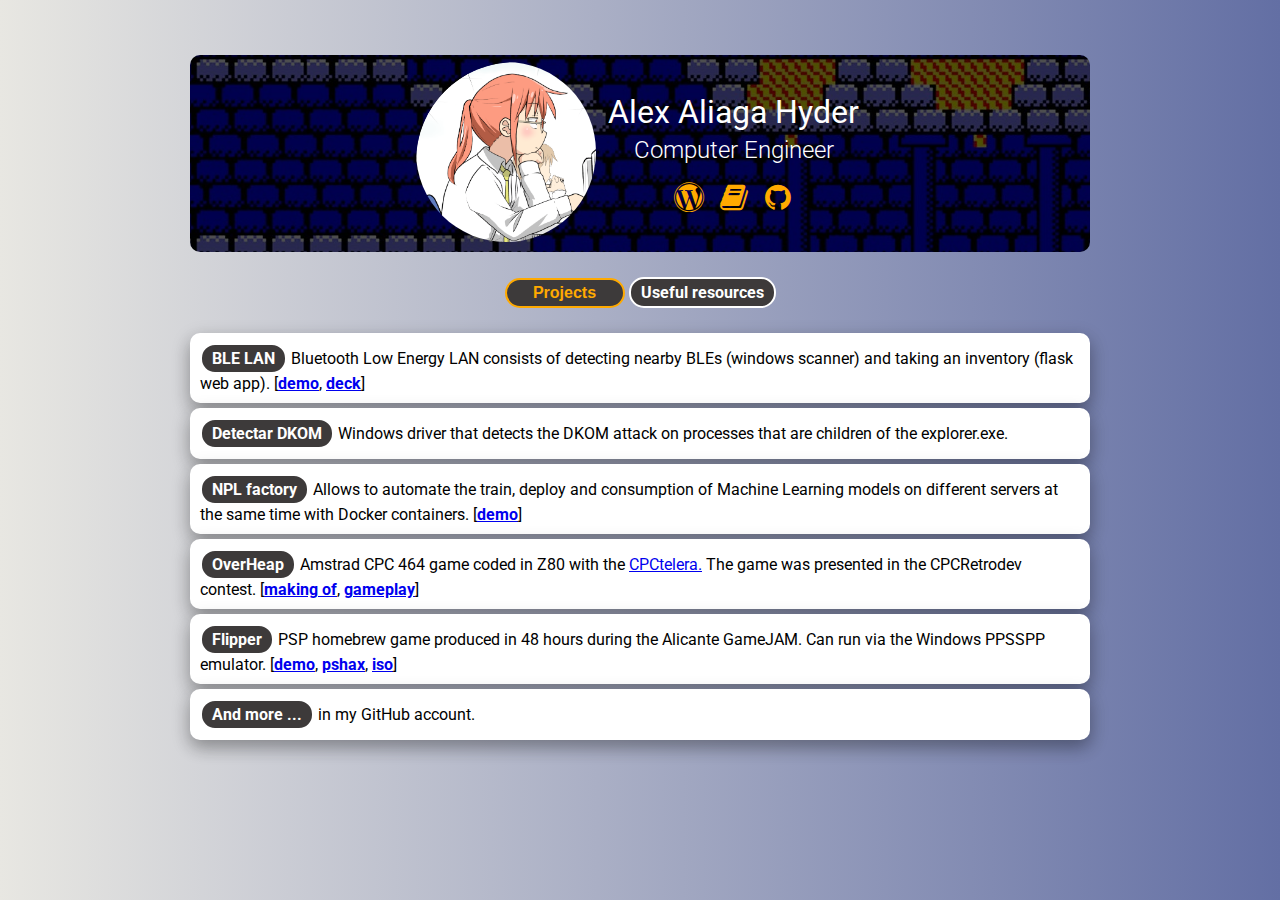
<file: index.html>
<!DOCTYPE html>
<html lang="en">
<head>
	<title>Alex</title>
	<meta name="description" content="Alex, Computer Engineer." charset="utf-8" />
	<meta name="viewport" content="width=device-width, initial-scale=1, maximum-scale=1" />
    <link rel="preconnect" href="https://fonts.googleapis.com">
    <link rel="preconnect" href="https://fonts.gstatic.com" crossorigin>
    <link href="https://fonts.googleapis.com/css2?family=Roboto:wght@300&display=swap" rel="stylesheet">
	<link rel="stylesheet" href="https://cdnjs.cloudflare.com/ajax/libs/font-awesome/4.7.0/css/font-awesome.min.css">
	<link rel="stylesheet" href="css/style.css" />
	<link rel="apple-touch-icon" sizes="180x180" href="img/favicon/apple-touch-icon.png">
	<link rel="icon" type="image/png" sizes="32x32" href="img/favicon/favicon-32x32.png">
	<link rel="icon" type="image/png" sizes="16x16" href="img/favicon/favicon-16x16.png">
	<link rel="manifest" href="/site.webmanifest">
</head>
<body>
	<!-- Main container -->
	<div class="container">

		<!-- Header -->
		<div class="header">
			<div class="header-img">
				<img src="img/header/avatar.png">
			</div>
			<div class="header-text">
				<h1>Alex Aliaga Hyder</h1>
				<h2>Computer Engineer</h2>
                <a href="https://nyaboronn.github.io/blog/" class="fa fa-wordpress"target="_blank"></a>
                <a href="https://speakerdeck.com/nyaboron" class="fa fa-book" target="_blank"></a>
                <a href="https://github.com/nyaboronn" class="fa fa-github"target="_blank"></a>
			</div>
		</div>

		<!-- Content options -->
		<div class="switscher">
            <div class="option">
                <button id="projects" >Projects</button>
                <!-- <button id="about">About me</button>
                <button id="experience" >Work experience</button> -->
                <a href="resources.html" class="thisIsAButton">Useful resources</a>
            </div>
		</div>

		<!-- ABOUT 
        <div id="about_d" class="esconder">
            <div class="option-text">
                <h2>Education</h2>
                <hr>
                <h3><a target="_blank" href="https://www.campusciberseguridad.com/masters/master-en-reversing"> 
                    <strong>Máster en reversing, análisis de malware y bug hunting</strong></a></h3>
                <h4>Sept 2020 - August 2021</h4>
                <p>Campus CIberseguridad - Innova Business School (ENIIT)</p>
                <h3> <a target="_blank" href="https://web.ua.es/es/grados/grado-en-ingenieria-informatica/">
                    <strong>Computer Engineer Degree</strong></a></h3>
                <h4>Sept 2015 - July 2020</h4>
                <p>University of Alicante</p>
            </div>
            <div class="option-text">
                <h2>Skills</h2>
                <hr>
                <br>
                <strong>Programming languages</strong><br>
                <ul><li>Java, C, C++, Python, JS</li></ul>
                <strong>Platform</strong><br>
                <ul><li>Linux, Windows</li></ul>
                <strong>Web Development</strong><br>
                <ul><li>Spring Boot, Flask</li></ul>
                <strong>DevOps</strong><br>
                <ul><li>Gitlab-CI/CD, Docker</li></ul>
                <strong>Reversing</strong><br>
                <ul><li>IDA Pro, OllyDbg</li></ul>
                <strong>Languages</strong><br>
                <ul><li>Spanish, English</li></ul>
            </div>
        </div>-->

		<!-- WORK EXPERIENCE 
        <div id="experience_d" class="esconder">
            <div class="option-text">
                <h2>Internship (Sept 2019 - Jan 2020) -
                    <a target="_blank" href="https://gplsi.dlsi.ua.es/gplsi13/es">GPLSI University of Alicante </a>
                </h2>
                <hr>
                <p>Backend and frontend developer.</p>
                <p>Angular, Java, HTML, JS</p>
            </div>
            <div class="option-text">
                <h2>Internship (May 2019 - Aug 2019) -
                    <a target="_blank" href="https://gplsi.dlsi.ua.es/gplsi13/es">GPLSI University of Alicante </a>
                </h2>
                <hr>
                <p>Working on implementing the CI/CD of the GPLSI projects.</p>
                <p>Gitlab-CI/CD, Docker, Linux</p>
            </div>
        </div>-->

        <!-- PROJECTS -->
        <div id="projects_d" class="ver">
            <div class="option-text">
                <a href="https://github.com/BLE-LAN" class="thisIsAButton" target="_blank">BLE LAN</a>
                Bluetooth Low Energy LAN consists of detecting nearby BLEs (windows scanner) and taking an inventory (flask web app).
                [<a href="https://drive.google.com/file/d/1p4m_LfamcmNcII-RZ1UxzUrtMMmmNoag/view" target="_blank"><strong>demo</strong></a>,
                <a href="https://speakerdeck.com/nyaboron/ble-lan" target="_blank"><strong>deck</strong></a>]
            </div>
            <div class="option-text">
                <a href="https://github.com/nyaboronn/detectarDKOM" class="thisIsAButton" target="_blank">Detectar DKOM</a>
                Windows driver that detects the DKOM attack on processes that are children of the explorer.exe.
            </div>
            <div class="option-text">
                <a href="https://github.com/nyaboronn/NPLExpertFactory" class="thisIsAButton" target="_blank">NPL factory</a>
                Allows to automate the train, deploy and consumption of Machine Learning models on different servers at the same time with Docker containers.
                [<a href="https://drive.google.com/drive/folders/18vO4IQO1xp5tSoQ5rcA1I00e80qvpRMC?usp=sharing" target="_blank"><strong>demo</strong></a>]
            </div>
            <div class="option-text">
                <a href="https://github.com/nyaboronn/overheap" class="thisIsAButton" target="_blank">OverHeap</a>
                Amstrad CPC 464 game coded in Z80 with the <a href="https://github.com/lronaldo/cpctelera" target="_blank"> CPCtelera.</a> 
                The game was presented in the CPCRetrodev contest.
                [<a href="https://speakerdeck.com/nyaboron/overheap-making-of" target="_blank"><strong>making of</strong></a>,
                <a href="https://www.youtube.com/watch?v=5zEelK0AENo" target="_blank"><strong>gameplay</strong></a>]
            </div>
            <div class="option-text">
                <a href="https://github.com/psjuan97/JamEngine" class="thisIsAButton" target="_blank">Flipper</a> 
                PSP homebrew game produced in 48 hours during the Alicante GameJAM. Can run via the Windows PPSSPP emulator.
                [<a href="https://www.youtube.com/watch?v=lHgQv1dzKSE&feature=emb_title" target="_blank"><strong>demo</strong></a>,
                    <a href="https://cutt.ly/Ne3fS9x" target="_blank"><strong>pshax</strong></a>,
                    <a href="https://github.com/psjuan97/JamEngine/releases/tag/v1.0" target="_blank"><strong>iso</strong></a>]
            </div>
            <div class="option-text">
                <a href="https://github.com/nyaboronn" class="thisIsAButton" target="_blank">And more ...</a> 
                in my GitHub account.
            </div>
        </div>
	</div>
	<!-- js code -->
	<script src="js/scripts.js"></script>
</body>
</file>
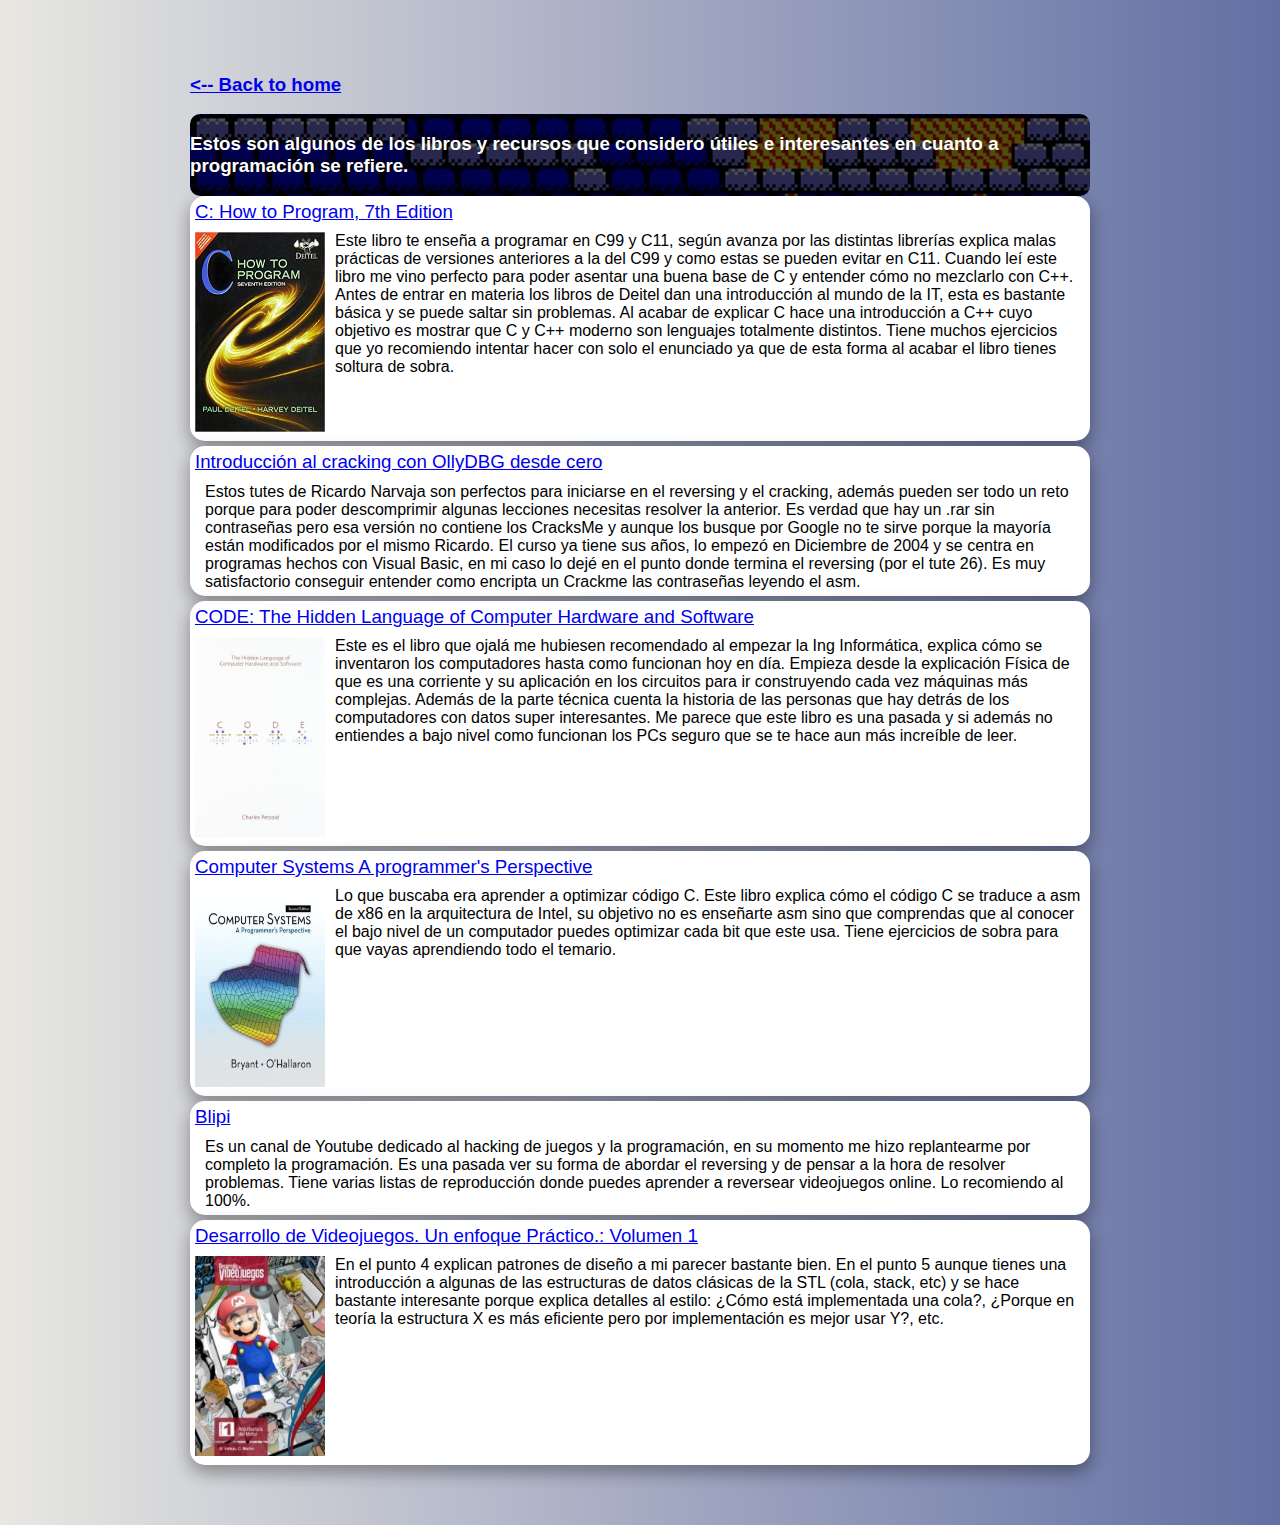
<file: resources.html>
<!DOCTYPE html>
<html lang="en">
<head>
    <title>Nyaboron - useful resources</title>
    <meta name="description" content="Nyaboron, Computer Engineer." charset="utf-8" />
    <meta name="viewport" content="width=device-width, initial-scale=1, maximum-scale=1" />
    <link href="https://fonts.googleapis.com/css?family=Roboto+Mono" rel="stylesheet" />
    <link rel="stylesheet" href="https://cdnjs.cloudflare.com/ajax/libs/font-awesome/4.7.0/css/font-awesome.min.css">
    <link rel="stylesheet" href="css/style.css" />
    <link rel="apple-touch-icon" sizes="180x180" href="img/favicon/apple-touch-icon.png">
    <link rel="icon" type="image/png" sizes="32x32" href="img/favicon/favicon-32x32.png">
    <link rel="icon" type="image/png" sizes="16x16" href="img/favicon/favicon-16x16.png">
    <link rel="manifest" href="/site.webmanifest">
</head>
<body>
    <!-- Main container -->
    <div class="container">
        <h3><a href="index.html"> <-- Back to home</a></h3>
        <!-- Header -->
        <div class="header">
            <h3>Estos son algunos de los libros y recursos que considero útiles e interesantes
            en cuanto a programación se refiere. </h3> 
        </div>
        <!-- RESOURCES -->
        <div class="resource">
            <h3><a target="_blank" href="https://www.amazon.com//dp/013299044X/ref=sr_1_2?keywords=how+to+program+c&qid=1574706954&sr=8-2">C: How to Program, 7th Edition</a></h3>
            <div class="resource-content">
                <div><img src="img/resource/deitel_hwt_c.jpg"></div>
                <div class="resource-text">
                    Este libro te enseña a programar en C99 y C11, según avanza por las distintas librerías explica malas prácticas de versiones anteriores a 
                    la del C99 y como estas se pueden evitar en C11. Cuando leí este libro me vino perfecto para poder asentar una buena base de C y entender 
                    cómo no mezclarlo con C++. Antes de entrar en materia los libros de Deitel dan una introducción al mundo de la IT, esta es bastante básica 
                    y se puede saltar sin problemas. Al acabar de explicar C hace una introducción a C++ cuyo objetivo es mostrar que C y C++ moderno son lenguajes
                     totalmente distintos. Tiene muchos ejercicios que yo recomiendo intentar hacer con solo el enunciado ya que de esta forma al acabar el libro 
                     tienes soltura de sobra.
                </div>
            </div>
        </div>
        <div class="resource">
            <h3><a target="_blank" href="http://ricardonarvaja.info/WEB/INTRODUCCION%20AL%20CRACKING%20CON%20OLLYDBG%20DESDE%20CERO/">
                Introducción al cracking con OllyDBG desde cero</a></h3>
            <div class="resource-content">
                <div class="resource-text">
                    Estos tutes de Ricardo Narvaja son perfectos para iniciarse en el reversing y el cracking, además pueden ser todo un reto
                    porque para poder descomprimir algunas lecciones necesitas resolver la anterior. Es verdad que hay un .rar
                    sin contraseñas pero esa versión no contiene los CracksMe y aunque los busque por Google no te sirve porque
                    la mayoría están modificados por el mismo Ricardo. El curso ya tiene sus años, lo empezó en Diciembre de 2004
                    y se centra en programas hechos con Visual Basic, en mi caso lo dejé en el punto donde termina el reversing (por el tute 26). 
                    Es muy satisfactorio conseguir entender como encripta un Crackme las contraseñas leyendo el asm.
                </div>
            </div>
        </div>
        <div class="resource">
            <h3><a target="_blank" href="https://www.amazon.es/CODE-Hidden-Language-Dv-Undefined/dp/0735611319/ref=sr_1_2?__mk_es_ES=%C3%85M%C3%85%C5%BD%C3%95%C3%91&dchild=1&keywords=the+hidden+language+of+code&qid=1619372485&sr=8-2">CODE: The Hidden Language of Computer Hardware and Software</a></h3>
            <div class="resource-content">
                <div><img src="img/resource/code.jpg"></div>
                <div class="resource-text">
                    Este es el libro que ojalá me hubiesen recomendado al empezar la Ing Informática, explica cómo se inventaron los computadores hasta
                    como funcionan hoy en día. Empieza desde la explicación Física de que es una corriente y su aplicación en los circuitos para ir
                    construyendo cada vez máquinas más complejas. Además de la parte técnica cuenta la historia de las personas que hay detrás de los
                    computadores con datos super interesantes. Me parece que este libro es una pasada y si además no entiendes a bajo nivel como funcionan
                    los PCs seguro que se te hace aun más increíble de leer.
                </div>
            </div>
        </div>
        <div class="resource">
            <h3><a target="_blank" href="https://www.amazon.es/Computer-Systems-Programmers-Randal-Bryant/dp/0136108040">Computer Systems A programmer's Perspective</a></h3>
            <div class="resource-content">
                <div><img src="img/resource/computersystem.jpg"></div>
                <div class="resource-text">
                    Lo que buscaba era aprender a optimizar código C. Este libro explica cómo el código C se traduce a asm de x86
                    en la arquitectura de Intel, su objetivo no es enseñarte asm sino que comprendas que al conocer el bajo nivel
                    de un computador puedes optimizar cada bit que este usa. Tiene ejercicios de sobra para que vayas aprendiendo todo el temario.
                </div>
            </div>
        </div>
        <div class="resource">
            <h3><a target="_blank" href="https://www.youtube.com/user/Bl1pi">Blipi</a></h3>
            <div class="resource-content">
                <div class="resource-text">
                    Es un canal de Youtube dedicado al hacking de juegos y la programación, en su momento me hizo replantearme por completo 
                    la programación. Es una pasada ver su forma de abordar el reversing y de pensar a la hora de resolver problemas.
                    Tiene varias listas de reproducción donde puedes aprender a reversear videojuegos online. Lo recomiendo al 100%.
                </div>
            </div>
        </div>
        <div class="resource">
            <h3><a target="_blank" href="https://www.amazon.es/Desarrollo-Videojuegos-enfoque-Pr%C3%A1ctico-Arquitectura/dp/1517309557">Desarrollo de Videojuegos. Un enfoque Práctico.: Volumen 1</a></h3>
            <div class="resource-content">
                <div><img src="img/resource/vol1.jpg"></div>
                <div class="resource-text">
                    En el punto 4 explican patrones de diseño a mi parecer bastante bien. En el punto 5 aunque tienes una introducción a algunas de
                    las estructuras de datos clásicas de la STL (cola, stack, etc) y se hace bastante interesante porque explica detalles al estilo:
                    ¿Cómo está implementada una cola?, ¿Porque en teoría la estructura X es más eficiente pero por implementación es mejor usar Y?, etc.
                </div>
            </div>
        </div>
    </div>
</body>
</file>
<file: css/style.css>
body {
  background: #E8CBC0;  /* fallback for old browsers */
  background: -webkit-linear-gradient(to left, #636FA4, #e8e7e2);  /* Chrome 10-25, Safari 5.1-6 */
  background: linear-gradient(to left, #636FA4, #e8e7e2); /* W3C, IE 10+/ Edge, Firefox 16+, Chrome 26+, Opera 12+, Safari 7+ */
  font-family: 'Roboto', sans-serif;
}


/* Main container */

.container {
  margin: 50px auto;
  padding: 5px;
  max-width: 900px;
}


/* Header */

.header {
  background-image: url("../img/header/header_background.png");
  display: flex;
  align-items: center;
  justify-content: center;
  flex-wrap: wrap;
  color: white;
  border-radius: 10px;
}
.header h1 {
  font-weight: 400;
  margin: 5px;
}
.header h2{
  font-weight: 300;
  margin: 0 0 0.5em 0;
}
.header-img {
  position: relative;
  width: 180px;
  height: 180px;
  margin: 0 0 10px 0;
  border-radius: 50%;
  overflow: hidden;
  margin-right: 7px;
  margin-top: 7px;
}
.header-img img {
  max-width: 110%;
  border-radius: 50%;
}
.header-text {
  text-align: center;
  margin-bottom: 7px;
}

/* fa style */

.fa {
  padding: 2%;
  padding-bottom: 0px;
  font-size: 30px;
  width: 30px;
  text-align: center;
  text-decoration: none;
  border-radius: 50%;
  color: #FFAA00;
}
.fa:hover {
  color: #ffffff;
  font-style: oblique;
}


/* Options */

.option {
  margin: 25px 0;
  text-align: center;
}
.option .show {
  border-color: #FFAA00;
  color: #FFAA00;
}
.option-text {
  box-shadow: 0 8px 16px 0 rgba(0,0,0,0.2), 0 6px 20px 0 rgba(0,0,0,0.19);
  border-radius: 10px;
  padding: 10px;
  margin-bottom: 5px;
  background-color: white;
}
.option-text.show {
  display: block;
}
.option-text h2 {
  color: #2b2b2c;
  font-weight: 250;
  margin: 0 0 0.5em 0;
}
.esconder {
  display: none;
}
.mostrar {
  display: inline;
}

/* Resources */

.resource {
  box-shadow: 0 8px 16px 0 rgba(0,0,0,0.2), 0 6px 20px 0 rgba(0,0,0,0.19);
  border-radius: 15px;
  padding: 5px;
  background-color: white;
  margin-bottom: 5px;
}
.resource h3 {
  color: #2b2b2c;
  font-weight: 250;
  margin: 0 0 0.5em 0;
}
.resource img {
  width: 130px;
  height: 200px;
}
.resource-content {
  display: flex;
  flex-direction: row;
}
.resource-text {
  margin-left: 10px;
  font-size: medium;
}


/* General Style */
@media (max-width: 628px) {
  .option button {
    margin: 5px;
  }
  .resource-content {
    flex-wrap: wrap;
    align-items: center;
    justify-content: center;
  }
  .resource-text {
    margin-top: 14px;
  }
}

.thisIsAButton {
	background-color:#3d3a3a;
  border-radius: 15px;
	border:2px solid #ffffff;
	display:inline-block;
	cursor:pointer;
	color:#ffffff;
  font-size: 1rem;
	font-weight:bold;
	padding:4px 10px;
}
.thisIsAButton:hover {
	background:linear-gradient(to bottom, #634b30 5%, #c08103 100%);
  background: -webkit-linear-gradient(to bottom, #634b30 5%, #c08103 100%);
}
.thisIsAButton:link {
  text-decoration: none;
}

button {
  font-weight: bold;  
  width: auto;
  min-width: 120px;
  height: 30px;
  border: 2px solid #ffffff;
  border-radius: 15px;
  box-sizing: border-box;
  color: #ffffff;
  font-size: 1rem;
  background-color: #3d3a3a;
}
button:hover {
	background:linear-gradient(to bottom, #634b30 5%, #c08103 100%);
  background: -webkit-linear-gradient(to bottom, #634b30 5%, #c08103 100%);
}

ul {
  list-style-type: none;
}


::-moz-selection {
  background: #f2cc6d;
}

::selection {
  background: #f2cc6d;
}
</file>
